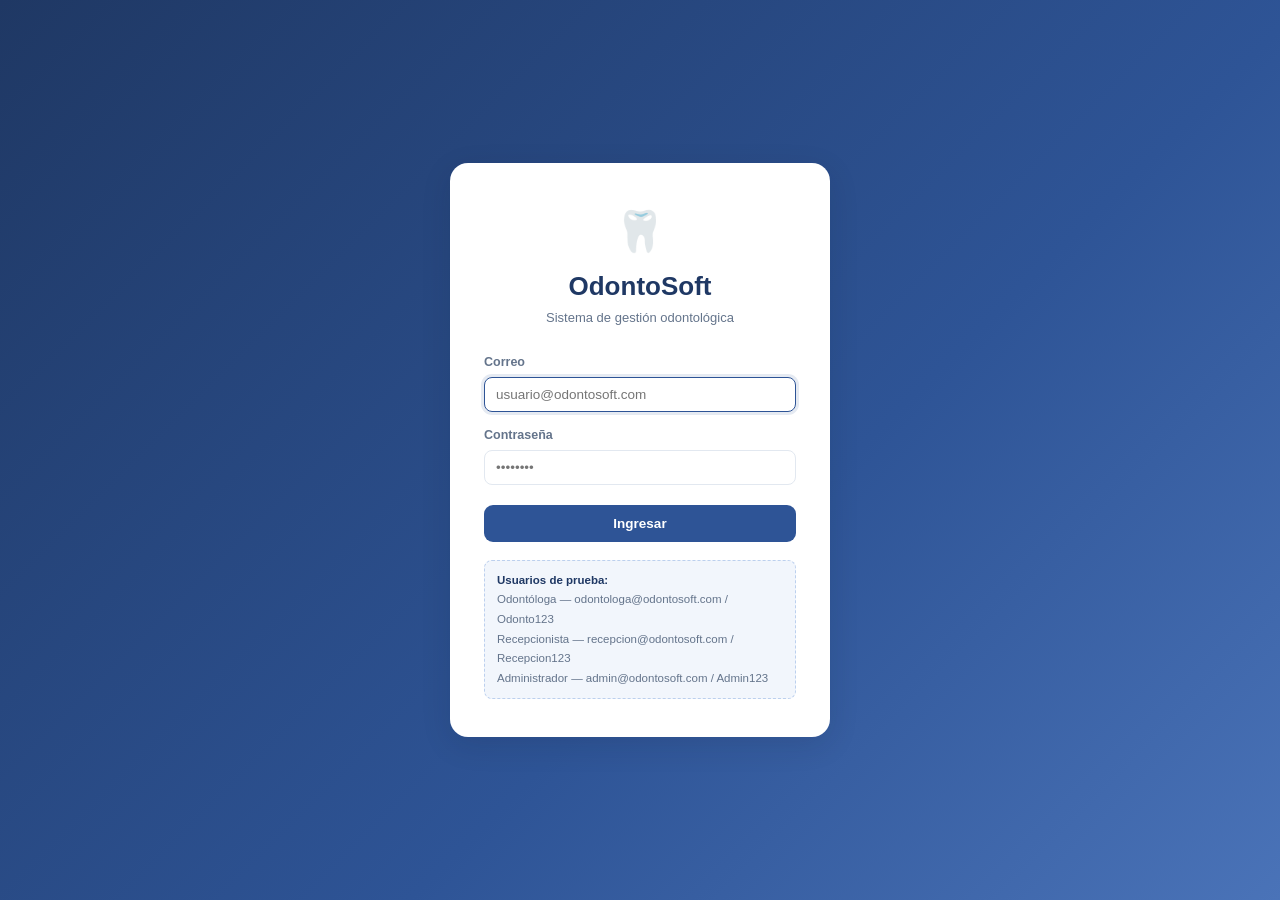
<file: frontend/index.html>
<!DOCTYPE html>
<html lang="es">
<head>
  <meta charset="utf-8">
  <meta name="viewport" content="width=device-width, initial-scale=1">
  <title>OdontoSoft · Iniciar sesión</title>
  <link rel="stylesheet" href="css/styles.css">
</head>
<body>
  <div class="login-wrap">
    <div class="login-card">
      <div class="login-logo">🦷</div>
      <h1>OdontoSoft</h1>
      <p class="sub">Sistema de gestión odontológica</p>
      <div class="login-error" id="err"></div>
      <form id="loginForm">
        <div class="field" style="margin-bottom:14px">
          <label>Correo</label>
          <input type="email" id="correo" placeholder="usuario@odontosoft.com" required autofocus>
        </div>
        <div class="field" style="margin-bottom:20px">
          <label>Contraseña</label>
          <input type="password" id="password" placeholder="••••••••" required>
        </div>
        <button class="btn" type="submit" style="width:100%;padding:11px">Ingresar</button>
      </form>
      <div class="demo-hint">
        <b>Usuarios de prueba:</b><br>
        Odontóloga — odontologa@odontosoft.com / Odonto123<br>
        Recepcionista — recepcion@odontosoft.com / Recepcion123<br>
        Administrador — admin@odontosoft.com / Admin123
      </div>
    </div>
  </div>
  <script src="js/config.js"></script>
  <script src="js/api.js"></script>
  <script src="js/login.js"></script>
</body>
</html>
</file>
<file: frontend/css/styles.css>
/* ===== OdontoSoft · Hoja de estilos ===== */
:root{
  --navy:#1F3864; --blue:#2E5496; --blue-light:#DEEAF6; --blue-soft:#F2F6FC;
  --green:#2e7d32; --red:#c62828; --amber:#f9a825; --orange:#ef6c00; --purple:#6a1b9a; --pink:#ad1457;
  --gray:#94a3b8; --ink:#1e293b; --muted:#64748b; --line:#e2e8f0; --bg:#f1f5f9; --white:#fff;
  --radius:12px; --shadow:0 2px 10px rgba(15,23,42,.06); --shadow-lg:0 8px 30px rgba(15,23,42,.12);
}
*{box-sizing:border-box;margin:0;padding:0}
body{font-family:"Segoe UI",Roboto,Arial,sans-serif;background:var(--bg);color:var(--ink);font-size:14px;line-height:1.5}
a{text-decoration:none;color:inherit}
button{font-family:inherit;cursor:pointer}

/* ===== Login ===== */
.login-wrap{min-height:100vh;display:flex;align-items:center;justify-content:center;
  background:linear-gradient(135deg,var(--navy),var(--blue) 60%,#4a73b8)}
.login-card{background:#fff;border-radius:18px;box-shadow:var(--shadow-lg);width:380px;max-width:92vw;padding:38px 34px}
.login-logo{text-align:center;margin-bottom:6px;font-size:40px}
.login-card h1{text-align:center;color:var(--navy);font-size:26px;margin-bottom:2px}
.login-card .sub{text-align:center;color:var(--muted);margin-bottom:26px;font-size:13px}
.login-error{background:#fdecea;color:var(--red);border:1px solid #f5c6cb;border-radius:8px;
  padding:9px 12px;font-size:13px;margin-bottom:14px;display:none}
.demo-hint{margin-top:18px;font-size:11.5px;color:var(--muted);background:var(--blue-soft);
  border:1px dashed #bcd0ee;border-radius:8px;padding:10px 12px;line-height:1.7}
.demo-hint b{color:var(--navy)}

/* ===== Layout ===== */
.app{display:flex;min-height:100vh}
.sidebar{width:248px;background:var(--navy);color:#cdd8ee;display:flex;flex-direction:column;
  position:fixed;top:0;bottom:0;left:0}
.brand{font-size:20px;font-weight:700;color:#fff;padding:22px 22px 18px;border-bottom:1px solid rgba(255,255,255,.08)}
.sidebar nav{padding:14px 12px;flex:1;display:flex;flex-direction:column;gap:4px}
.nav-item{display:flex;align-items:center;gap:12px;padding:11px 14px;border-radius:9px;color:#c7d3ea;
  font-weight:500;transition:.15s}
.nav-item span{font-size:17px;width:20px;text-align:center}
.nav-item:hover{background:rgba(255,255,255,.08);color:#fff}
.nav-item.active{background:var(--blue);color:#fff;box-shadow:inset 3px 0 0 #9ec0f2}
.sidebar-foot{padding:14px 22px;font-size:11px;color:#8aa0c8;border-top:1px solid rgba(255,255,255,.08)}
.main{margin-left:248px;flex:1;display:flex;flex-direction:column;min-width:0}
.topbar{background:#fff;border-bottom:1px solid var(--line);padding:0 28px;height:64px;
  display:flex;align-items:center;justify-content:space-between;position:sticky;top:0;z-index:5}
.topbar-title{font-size:18px;font-weight:600;color:var(--navy)}
.user-box{display:flex;align-items:center;gap:16px}
.user-info{text-align:right;line-height:1.2}
.user-info strong{display:block;font-size:13.5px}
.role-badge{font-size:11px;background:var(--blue-light);color:var(--navy);padding:2px 8px;border-radius:20px;font-weight:600}
.content{padding:26px 28px;max-width:1180px;width:100%}

/* ===== Botones ===== */
.btn{background:var(--blue);color:#fff;border:none;border-radius:9px;padding:9px 16px;font-weight:600;font-size:13.5px;transition:.15s}
.btn:hover{background:var(--navy)}
.btn-sm{padding:6px 12px;font-size:12.5px;border-radius:7px}
.btn-ghost{background:transparent;border:1px solid var(--line);color:var(--muted);border-radius:8px;padding:7px 13px;font-weight:600;font-size:12.5px}
.btn-ghost:hover{background:var(--bg);color:var(--ink)}
.btn-danger{background:var(--red)} .btn-danger:hover{background:#9e1c1c}
.btn-light{background:var(--blue-light);color:var(--navy)} .btn-light:hover{background:#caddf5}

/* ===== Cards / KPIs ===== */
.grid{display:grid;gap:18px}
.kpis{grid-template-columns:repeat(4,1fr);margin-bottom:22px}
.kpi{background:#fff;border-radius:var(--radius);box-shadow:var(--shadow);padding:18px 20px;border-left:4px solid var(--blue)}
.kpi .num{font-size:30px;font-weight:700;color:var(--navy);line-height:1}
.kpi .lbl{color:var(--muted);font-size:12.5px;margin-top:6px}
.kpi.green{border-color:var(--green)} .kpi.amber{border-color:var(--amber)} .kpi.purple{border-color:var(--purple)}
.card{background:#fff;border-radius:var(--radius);box-shadow:var(--shadow);overflow:hidden;margin-bottom:20px}
.card-head{padding:16px 20px;border-bottom:1px solid var(--line);display:flex;align-items:center;justify-content:space-between;gap:12px}
.card-head h2{font-size:16px;color:var(--navy)}
.card-body{padding:18px 20px}

/* ===== Tablas ===== */
table{width:100%;border-collapse:collapse}
thead th{background:var(--blue-soft);color:var(--navy);text-align:left;font-size:12px;text-transform:uppercase;
  letter-spacing:.3px;padding:11px 14px;border-bottom:1px solid var(--line)}
tbody td{padding:11px 14px;border-bottom:1px solid var(--line);font-size:13.5px}
tbody tr:hover{background:var(--blue-soft)}
tbody tr:last-child td{border-bottom:none}
.empty{text-align:center;color:var(--muted);padding:30px;font-style:italic}

/* ===== Badges de estado ===== */
.badge{display:inline-block;padding:3px 10px;border-radius:20px;font-size:11.5px;font-weight:600}
.b-pend{background:#fff3cd;color:#8a6d00} .b-cancel{background:#fde2e2;color:var(--red)}
.b-ok{background:#dcfce7;color:var(--green)} .b-proc{background:#e0edff;color:var(--blue)}
.b-inact{background:#eee;color:#777}

/* ===== Formularios ===== */
.form-grid{display:grid;grid-template-columns:1fr 1fr;gap:14px}
.field{display:flex;flex-direction:column;gap:5px}
.field.full{grid-column:1/-1}
.field label{font-size:12.5px;font-weight:600;color:var(--muted)}
.field input,.field select,.field textarea{border:1px solid var(--line);border-radius:8px;padding:9px 11px;font-size:13.5px;font-family:inherit;background:#fff}
.field input:focus,.field select:focus,.field textarea:focus{outline:none;border-color:var(--blue);box-shadow:0 0 0 3px rgba(46,84,150,.12)}
.field .hint{font-size:11px;color:var(--muted)}
.toolbar{display:flex;gap:10px;align-items:center;margin-bottom:18px;flex-wrap:wrap}
.search{flex:1;min-width:200px;position:relative}
.search input{width:100%;padding:10px 12px 10px 36px;border:1px solid var(--line);border-radius:9px;font-size:14px;background:#fff}
.search::before{content:"🔍";position:absolute;left:12px;top:9px;opacity:.5}

/* ===== Modal ===== */
.modal-overlay{position:fixed;inset:0;background:rgba(15,23,42,.5);display:flex;align-items:flex-start;
  justify-content:center;z-index:50;padding:40px 16px;overflow-y:auto}
.modal{background:#fff;border-radius:14px;box-shadow:var(--shadow-lg);width:640px;max-width:96vw;animation:pop .15s ease}
.modal.wide{width:920px}
@keyframes pop{from{transform:translateY(-12px);opacity:0}to{transform:none;opacity:1}}
.modal-head{padding:16px 22px;border-bottom:1px solid var(--line);display:flex;align-items:center;justify-content:space-between}
.modal-head h3{color:var(--navy);font-size:17px}
.modal-x{background:none;border:none;font-size:24px;color:var(--muted);line-height:1}
.modal-body{padding:20px 22px}
.modal-foot{padding:14px 22px;border-top:1px solid var(--line);display:flex;justify-content:flex-end;gap:10px;background:var(--blue-soft)}

/* ===== Toast ===== */
.toast{position:fixed;bottom:24px;right:24px;background:var(--ink);color:#fff;padding:12px 18px;border-radius:9px;
  font-size:13.5px;font-weight:500;box-shadow:var(--shadow-lg);opacity:0;transform:translateY(10px);transition:.3s;z-index:99}
.toast.show{opacity:1;transform:none}
.toast-ok{background:var(--green)} .toast-err{background:var(--red)} .toast-info{background:var(--blue)}

/* ===== Odontograma ===== */
.odo-wrap{background:#fff;border:1px solid var(--line);border-radius:12px;padding:16px}
.odo-palette{display:flex;flex-wrap:wrap;gap:8px;margin-bottom:16px}
.odo-state{display:flex;align-items:center;gap:7px;border:1px solid var(--line);border-radius:20px;padding:5px 12px;font-size:12px;font-weight:600;background:#fff;transition:.12s}
.odo-state .dot{width:13px;height:13px;border-radius:50%;border:1px solid rgba(0,0,0,.15)}
.odo-state.sel{border-color:var(--navy);box-shadow:0 0 0 2px rgba(31,56,100,.18);background:var(--blue-soft)}
.odo-arch{display:flex;justify-content:center;gap:18px;margin:6px 0}
.odo-quad{display:flex;gap:4px}
.odo-tooth{width:38px;display:flex;flex-direction:column;align-items:center;gap:3px;cursor:pointer;user-select:none}
.odo-tooth .box{width:30px;height:34px;border:2px solid #cbd5e1;border-radius:6px;background:#fff;
  display:flex;align-items:center;justify-content:center;font-size:11px;font-weight:700;color:#475569;transition:.1s}
.odo-tooth .num{font-size:10px;color:var(--muted);font-weight:600}
.odo-tooth:hover .box{transform:scale(1.08);box-shadow:var(--shadow)}
.odo-readonly .odo-tooth{cursor:default}
.odo-readonly .odo-tooth:hover .box{transform:none;box-shadow:none}
.odo-divider{width:2px;background:var(--line)}
.odo-legend{display:flex;flex-wrap:wrap;gap:12px;margin-top:14px;font-size:11.5px;color:var(--muted)}
.odo-legend span{display:flex;align-items:center;gap:5px}
.odo-legend .dot{width:11px;height:11px;border-radius:50%}

/* timeline historia */
.timeline{position:relative;padding-left:26px}
.timeline::before{content:"";position:absolute;left:7px;top:4px;bottom:4px;width:2px;background:var(--line)}
.tl-item{position:relative;margin-bottom:18px}
.tl-item::before{content:"";position:absolute;left:-23px;top:4px;width:14px;height:14px;border-radius:50%;background:var(--blue);border:3px solid #fff;box-shadow:0 0 0 1px var(--line)}
.tl-date{font-size:12px;color:var(--blue);font-weight:700;margin-bottom:4px}
.tl-card{background:var(--blue-soft);border:1px solid var(--line);border-radius:10px;padding:12px 14px}
.tl-card h4{color:var(--navy);font-size:14px;margin-bottom:4px}
.tl-card p{font-size:13px;margin:3px 0;color:#334155}
.chip{display:inline-block;background:#fff;border:1px solid var(--line);border-radius:6px;padding:2px 8px;font-size:11px;margin:2px 3px 0 0}
.section-title{font-size:13px;font-weight:700;color:var(--navy);margin:16px 0 8px;text-transform:uppercase;letter-spacing:.3px}
@media(max-width:820px){.kpis{grid-template-columns:1fr 1fr}.form-grid{grid-template-columns:1fr}.sidebar{width:70px}.brand{font-size:0;padding:18px}.brand::after{content:"🦷";font-size:24px}.nav-item span{margin:0}.nav-item{justify-content:center}.nav-item:not(.active){font-size:0}.main{margin-left:70px}}

/* ===== Estructuras de datos ===== */
.est-why{background:var(--blue-soft);border-left:3px solid var(--blue);padding:9px 13px;border-radius:6px;font-size:12.5px;color:#334155;margin-bottom:14px}
.est-why b{color:var(--navy)}
.est-controls{display:flex;gap:10px;align-items:flex-end;flex-wrap:wrap;margin-bottom:14px}
.est-controls .field{min-width:150px}
.badge-struct{display:inline-block;font-size:10.5px;font-weight:700;text-transform:uppercase;letter-spacing:.5px;background:var(--navy);color:#fff;padding:3px 9px;border-radius:5px;margin-left:8px}
.queue{display:flex;align-items:center;gap:8px;flex-wrap:wrap;margin:6px 0 2px}
.queue-item{background:#fff;border:1px solid var(--line);border-radius:10px;padding:8px 12px;min-width:120px;box-shadow:var(--shadow);position:relative}
.queue-item.frente{border-color:var(--blue);box-shadow:0 0 0 2px rgba(46,84,150,.22)}
.queue-item .q-ord{font-size:10.5px;color:var(--muted)}
.queue-item .q-name{font-weight:600;font-size:13px;color:var(--ink)}
.queue-item .q-tag{position:absolute;top:-9px;left:10px;background:var(--blue);color:#fff;font-size:9.5px;font-weight:700;padding:1px 7px;border-radius:8px;text-transform:uppercase;letter-spacing:.4px}
.queue-arrow{color:var(--gray);font-size:20px;font-weight:700}
.stack{display:flex;flex-direction:column;gap:6px;max-width:380px}
.stack-item{background:#fff;border:1px solid var(--line);border-radius:8px;padding:8px 12px;font-size:12.5px;display:flex;justify-content:space-between;gap:10px}
.stack-item.cima{border-color:var(--amber);box-shadow:0 0 0 2px rgba(249,168,37,.28)}
.stack-item .s-tag{font-size:9.5px;font-weight:700;color:var(--orange);text-transform:uppercase}
.trie-box{position:relative;max-width:460px}
.trie-drop{border:1px solid var(--line);border-radius:8px;margin-top:6px;background:#fff;box-shadow:var(--shadow);overflow:hidden}
.trie-drop .ti{padding:9px 12px;font-size:13px;border-bottom:1px solid var(--line);display:flex;justify-content:space-between;gap:10px}
.trie-drop .ti:last-child{border-bottom:none}
.trie-drop .ti:hover{background:var(--blue-soft)}
.trie-drop .ti small{color:var(--muted)}
.chips-order{display:flex;align-items:center;gap:6px;flex-wrap:wrap;margin-top:10px}
.chip-ord{background:#fff;border:1px solid var(--line);border-radius:20px;padding:5px 12px;font-size:12px;font-weight:600;color:var(--navy)}
.chip-ord .n{display:inline-flex;align-items:center;justify-content:center;width:18px;height:18px;border-radius:50%;background:var(--blue);color:#fff;font-size:10px;margin-right:6px}
.chip-ord.pre{border-style:dashed;color:var(--muted)}
.ord-arrow{color:var(--gray)}
.svg-wrap{overflow-x:auto;border:1px solid var(--line);border-radius:10px;background:#fafcff;padding:10px;margin-top:6px}
.mini-grid{display:flex;flex-wrap:wrap;gap:3px;max-width:520px;margin:4px 0 10px}
.mini-tooth{width:30px;text-align:center;font-size:9px}
.mini-tooth .mb{width:26px;height:26px;border:1.5px solid #cbd5e1;border-radius:5px;display:flex;align-items:center;justify-content:center;font-size:9px;font-weight:700}
</file>
